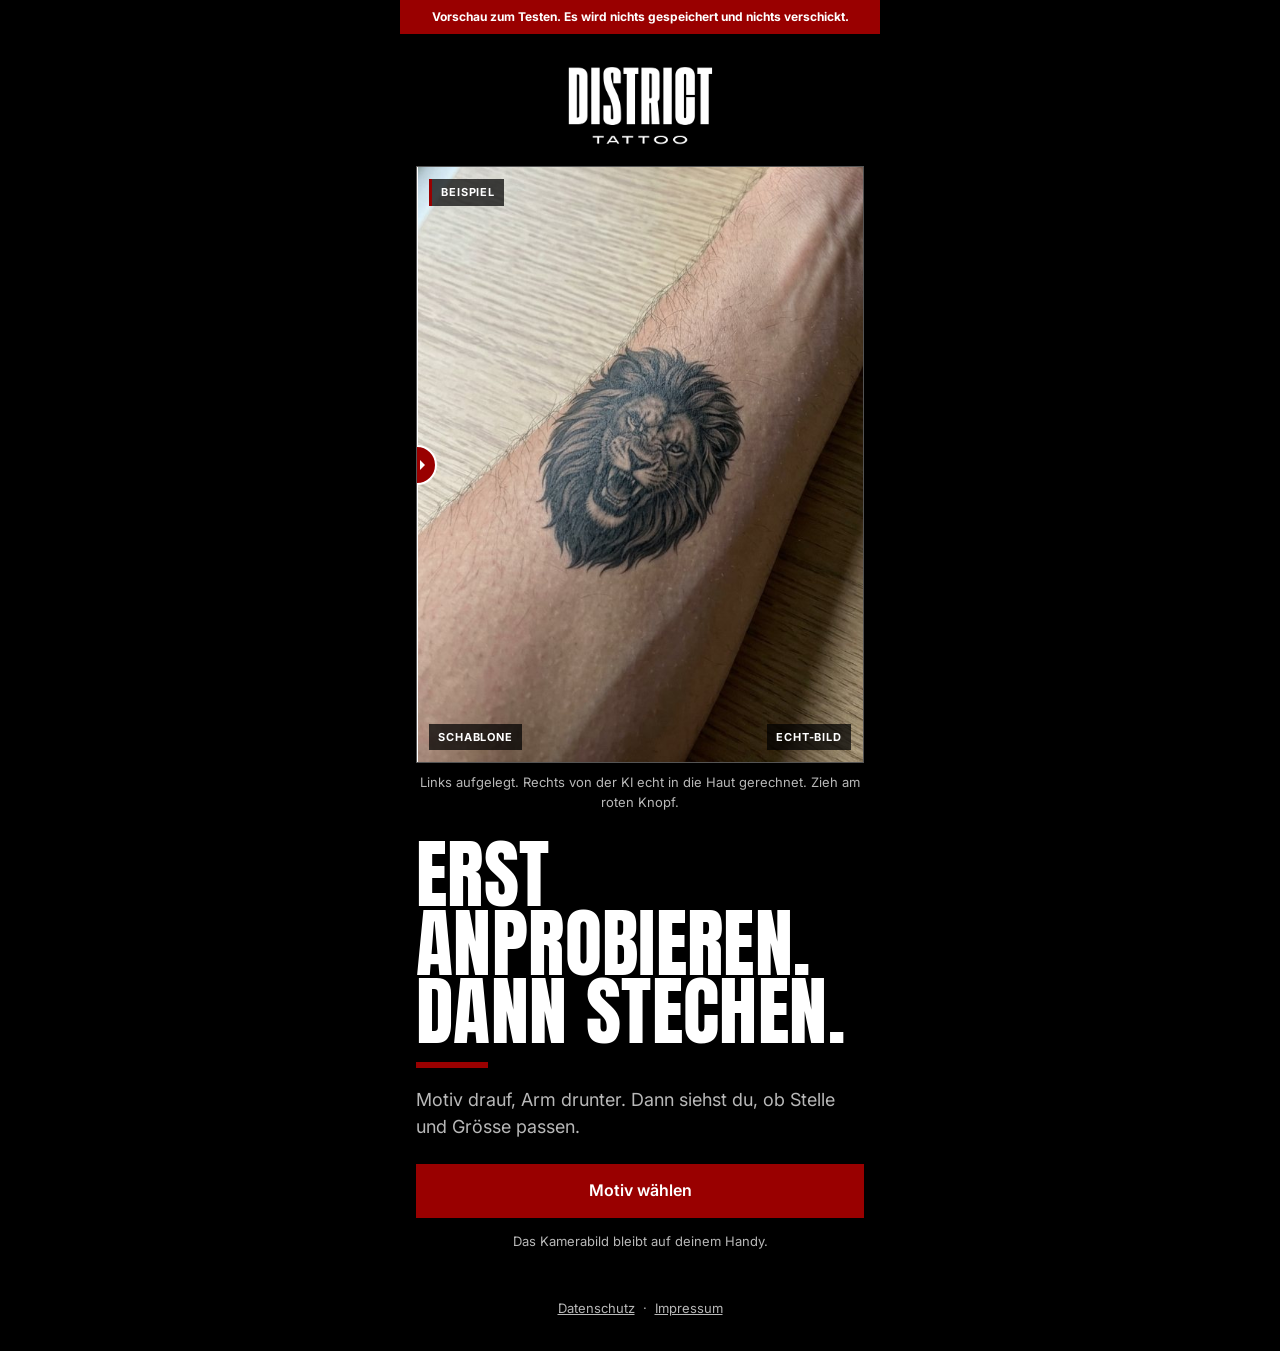
<file: index.html>
<!doctype html>
<html lang="de">
<head>
<meta charset="utf-8">
<meta name="viewport" content="width=device-width, initial-scale=1, viewport-fit=cover">
<title>Tattoo anprobieren | District Tattoo</title>
<meta name="description" content="Leg dein Motiv live auf den Arm. Dann siehst du, ob Stelle und Grösse passen.">
<meta name="theme-color" content="#000000">
<meta name="robots" content="noindex, nofollow">
<meta property="og:title" content="Tattoo anprobieren | District Tattoo">
<meta property="og:description" content="Leg dein Motiv live auf den Arm. Dann siehst du, ob Stelle und Grösse passen.">
<meta property="og:image" content="https://lupstudios.github.io/district-anprobe-preview/studio/beispiel_nachher.jpg">
<link rel="preconnect" href="https://fonts.googleapis.com">
<link rel="preconnect" href="https://fonts.gstatic.com" crossorigin>
<link rel="stylesheet" href="https://fonts.googleapis.com/css2?family=Anton&family=Inter:wght@400;600;700&display=swap">
<link rel="stylesheet" href="static/app.css">
</head>
<body class="">
<main class="app">

<div class="vorschau-band" role="note">Vorschau zum Testen. Es wird nichts gespeichert und nichts verschickt.</div>
<script id="konfig" type="application/json">{"kontakt": null, "motive": [{"bild": "studio/motive/rose.png", "klein": "studio/motive/rose_klein.png", "name": "rose", "stil": "Linie", "titel": "Rose"}, {"bild": "studio/motive/loewe.png", "klein": "studio/motive/loewe_klein.png", "name": "loewe", "stil": "Black \u0026 Grey", "titel": "Löwe"}, {"bild": "studio/motive/lettering.png", "klein": "studio/motive/lettering_klein.png", "name": "lettering", "stil": "Lettering", "titel": "Stay True"}, {"bild": "studio/motive/uhr.png", "klein": "studio/motive/uhr_klein.png", "name": "uhr", "stil": "Chicano", "titel": "Uhr und Rose"}, {"bild": "studio/motive/dolch.png", "klein": "studio/motive/dolch_klein.png", "name": "dolch", "stil": "Linie und Punkte", "titel": "Dolch"}, {"bild": "studio/motive/schwalbe.png", "klein": "studio/motive/schwalbe_klein.png", "name": "schwalbe", "stil": "Fine Line", "titel": "Schwalbe"}], "platzhalter": true, "testmodus": true, "texte": {"abgemeldet_geraet": "Erledigt. Dieses Handy kennt dich nicht mehr.", "anfrage_kleingedruckt": "Keine Live-Buchung. Thiago meldet sich persönlich.", "anfrage_text": "Drei Angaben. Dann weiss Thiago, worum\u0027s geht.", "anfrage_titel": "Ab zu Thiago.", "anprobe_hilfe": "Ein Finger schiebt. Zwei Finger drehen und ziehen.", "beispiel_label": "Beispiel", "beispiel_nachher": "Echt-Bild", "beispiel_text": "Links aufgelegt. Rechts von der KI echt in die Haut gerechnet. Zieh am roten Knopf.", "beispiel_vorher": "Schablone", "beschreibung": "Leg dein Motiv live auf den Arm. Dann siehst du, ob Stelle und Grösse passen.", "bestaetigen_hinweis": "Check kurz deine Mails und bestätig die Adresse.", "bitte_waehlen": "Bitte wählen", "check_18": "Ich bin 18 oder älter.", "check_einwilligung": "Ja, District Tattoo darf mir ein paar Mails schicken: mein Bild, wie ein Termin abläuft und höchstens ein paar Aktionen im Jahr. Und Thiago darf mir einmal per WhatsApp schreiben. Abmelden geht jederzeit mit einem Klick.", "danke_text": "Thiago meldet sich persönlich.", "danke_titel": "Ist bei Thiago.", "datenschutz_link": "Was mit deinen Daten passiert", "ergebnis_hinweis": "Vorschau. Thiago zeichnet dein Motiv neu. Und sagt dir, was geht.", "ergebnis_titel": "So sieht\u0027s aus.", "fallback_hinweis": "Das Echt-Bild klappt gerade nicht. Deine Vorschau geht trotzdem an Thiago.", "fehler_allgemein": "Da ist was schiefgelaufen. Versuch\u0027s nochmal.", "fehler_bild": "Das Bild konnte ich nicht lesen. Nimm ein anderes.", "fehler_bild_weg": "Dieses Bild gibt\u0027s nicht mehr. Mach einfach ein neues.", "fehler_checks": "Beide Häkchen braucht\u0027s.", "fehler_email": "Die Mail-Adresse stimmt so nicht.", "fehler_felder": "Da fehlt noch was.", "fehler_limit_ip": "Gerade zu viele Versuche von hier. Probier\u0027s in einer Stunde nochmal.", "fehler_limit_tag": "Für heute ist Schluss mit Echt-Bildern. Morgen geht\u0027s weiter.", "fehler_limit_unbestaetigt": "Drei Echt-Bilder sind durch. Bestätig kurz deine Mail-Adresse, dann geht\u0027s weiter.", "fehler_netz": "Keine Verbindung. Versuch\u0027s nochmal.", "fehler_telefon": "Die Nummer stimmt so nicht. Beispiel: 079 123 45 67", "feld_email": "E-Mail", "feld_groesse": "Ungefähre Grösse", "feld_nachricht": "Noch was? (freiwillig)", "feld_name": "Name", "feld_stelle": "Körperstelle", "feld_telefon": "Handynummer", "feld_telefon_hilfe": "Für Thiagos Antwort per WhatsApp.", "feld_vorname": "Vorname", "feld_zeitraum": "Wann ungefähr?", "formular_text": "Die KI rechnet dein Motiv echt in die Haut. Dauert etwa 15 Sekunden.", "formular_titel": "Dein Echt-Bild gegen deinen Kontakt.", "fuss_datenschutz": "Datenschutz", "fuss_impressum": "Impressum", "groessen": ["Klein, bis 5 cm", "Mittel, 5 bis 15 cm", "Gross, 15 bis 30 cm", "Sehr gross, z. B. Sleeve oder Rücken", "Weiss noch nicht"], "inapp_hinweis": "Tipp: In Instagram und TikTok klemmt die Kamera oft. Oben rechts auf ⋯ tippen und «Im Browser öffnen» wählen.", "kamera_fehler_text": "Kein Problem. Mach ein Foto von deinem Arm.", "kamera_fehler_titel": "Die Kamera will hier nicht.", "kamera_laedt": "Kamera startet …", "knopf_anderes_motiv": "Anderes Motiv", "knopf_anfrage": "Anfrage senden", "knopf_anhalten": "Bild anhalten", "knopf_echt": "So sieht\u0027s echt aus", "knopf_formular": "Echt-Bild zeigen", "knopf_foto_machen": "Foto machen", "knopf_foto_statt": "Foto statt Kamera", "knopf_galerie": "Foto aus der Galerie", "knopf_im_browser": "Im Browser öffnen", "knopf_live": "Wieder live", "knopf_neu_platzieren": "Anders platzieren", "knopf_neues_foto": "Neues Foto", "knopf_nochmal": "Noch ein Motiv probieren", "knopf_senden": "An Thiago senden", "knopf_speichern": "Bild speichern", "knopf_whatsapp": "Schneller geht\u0027s per WhatsApp", "laden_text": "Wird gerechnet. Etwa 15 Sekunden.", "motiv_eigenes": "Eigene Idee", "motiv_eigenes_text": "Foto oder Screenshot. Am besten auf weissem Grund.", "motiv_hinweis": "Stilprobe. Dein Motiv zeichnet Thiago für dich.", "motiv_platzhalter": "Platzhalter. Hier kommen Thiagos Stilproben hin.", "motiv_titel": "Welches Motiv?", "nicht_du": "Nicht {vorname}?", "regler_drehen": "Drehen", "regler_groesse": "Grösse", "schliessen": "Schliessen", "seite_abgemeldet_text": "Du bekommst keine Mails mehr von uns.", "seite_abgemeldet_titel": "Abgemeldet.", "seite_abmelden_knopf": "Ja, abmelden", "seite_abmelden_text": "Dann kommen keine Mails mehr von District Tattoo.", "seite_abmelden_titel": "Abmelden?", "seite_bestaetigt_text": "Dein Bild kommt gleich per Mail.", "seite_bestaetigt_titel": "Bestätigt.", "seite_link_ungueltig_text": "Vielleicht schon benutzt oder falsch kopiert.", "seite_link_ungueltig_titel": "Der Link passt nicht.", "seite_zur_anprobe": "Zur Anprobe", "seitentitel": "Tattoo anprobieren | District Tattoo", "start_hinweis": "Das Kamerabild bleibt auf deinem Handy.", "start_knopf": "Motiv wählen", "start_text": "Motiv drauf, Arm drunter. Dann siehst du, ob Stelle und Grösse passen.", "start_titel_1": "Erst anprobieren.", "start_titel_2": "Dann stechen.", "stellen": ["Unterarm innen", "Unterarm aussen", "Oberarm", "Schulter", "Brust", "Rücken", "Bein", "Wade", "Andere Stelle"], "testmodus_hinweis": "Testmodus: Hier kommt später das Echt-Bild der KI.", "umschalter_echt": "Echt-Bild", "umschalter_schablone": "Schablone", "vorschau_band": "Vorschau zum Testen. Es wird nichts gespeichert und nichts verschickt.", "vorschau_echtbild": "Vorschau: Das Echt-Bild rechnet später die KI. Hier siehst du, was sie bekommt.", "vorschau_whatsapp": "Vorschau: Hier öffnet sich später WhatsApp mit Thiago, der Text ist schon drin.", "whatsapp_text": "Hoi Thiago. Ich bin {vorname} und hab grad die Anprobe gemacht. Stelle: {koerperstelle}. Grösse: {groesse}. Mein Bild: {bild_link}", "zeitraeume": ["So bald wie möglich", "In 1 bis 2 Monaten", "Später", "Weiss noch nicht"], "zurueck": "Zurück"}, "vorschau": true, "whatsapp": "+41764142145"}</script>


<section class="schritt aktiv" data-schritt="start" aria-labelledby="start-titel">
  <header class="kopf">
    <img class="logo" src="studio/logo_weiss.png" alt="District Tattoo" width="180" height="96">
  </header>

  <figure class="vergleich" id="vergleich">
    <img class="vergleich-bild" src="studio/beispiel_vorher.jpg" alt="Schablone" width="600" height="800">
    <img class="vergleich-bild vergleich-nachher" src="studio/beispiel_nachher.jpg" alt="Echt-Bild" width="600" height="800">
    <div class="vergleich-linie" aria-hidden="true"><span class="vergleich-griff"></span></div>
    <span class="chip chip-oben">Beispiel</span>
    <span class="chip chip-links">Schablone</span>
    <span class="chip chip-rechts">Echt-Bild</span>
    <input class="vergleich-regler" type="range" min="0" max="100" value="50"
           aria-label="Schablone und Echt-Bild vergleichen">
  </figure>
  <p class="vergleich-text">Links aufgelegt. Rechts von der KI echt in die Haut gerechnet. Zieh am roten Knopf.</p>

  <h1 id="start-titel" class="titel-gross">
    <span class="zeile">Erst anprobieren.</span>
    <span class="zeile zeile-akzent">Dann stechen.</span>
  </h1>
  <p class="lead auftritt">Motiv drauf, Arm drunter. Dann siehst du, ob Stelle und Grösse passen.</p>
  <button class="knopf knopf-haupt knopf-breit auftritt" data-geh="motiv">Motiv wählen</button>
  <p class="klein zentriert auftritt">Das Kamerabild bleibt auf deinem Handy.</p>
</section>


<section class="schritt" data-schritt="motiv" aria-labelledby="motiv-titel">
  <div class="leiste"><button class="knopf-text" data-geh="start">← Zurück</button></div>
  <h2 id="motiv-titel" class="titel">Welches Motiv?</h2>
  <div class="motiv-raster">
    <label class="motiv-kachel motiv-eigen">
      <input type="file" accept="image/*" id="motiv-datei" class="unsichtbar">
      <span class="motiv-plus" aria-hidden="true"></span>
      <strong>Eigene Idee</strong>
      <span>Foto oder Screenshot. Am besten auf weissem Grund.</span>
    </label>
    
    <button class="motiv-kachel" data-motiv="0" type="button">
      <span class="motiv-papier"><img src="studio/motive/rose_klein.png" alt="" loading="lazy"></span>
      <strong>Rose</strong>
      <span>Linie</span>
    </button>
    
    <button class="motiv-kachel" data-motiv="1" type="button">
      <span class="motiv-papier"><img src="studio/motive/loewe_klein.png" alt="" loading="lazy"></span>
      <strong>Löwe</strong>
      <span>Black &amp; Grey</span>
    </button>
    
    <button class="motiv-kachel" data-motiv="2" type="button">
      <span class="motiv-papier"><img src="studio/motive/lettering_klein.png" alt="" loading="lazy"></span>
      <strong>Stay True</strong>
      <span>Lettering</span>
    </button>
    
    <button class="motiv-kachel" data-motiv="3" type="button">
      <span class="motiv-papier"><img src="studio/motive/uhr_klein.png" alt="" loading="lazy"></span>
      <strong>Uhr und Rose</strong>
      <span>Chicano</span>
    </button>
    
    <button class="motiv-kachel" data-motiv="4" type="button">
      <span class="motiv-papier"><img src="studio/motive/dolch_klein.png" alt="" loading="lazy"></span>
      <strong>Dolch</strong>
      <span>Linie und Punkte</span>
    </button>
    
    <button class="motiv-kachel" data-motiv="5" type="button">
      <span class="motiv-papier"><img src="studio/motive/schwalbe_klein.png" alt="" loading="lazy"></span>
      <strong>Schwalbe</strong>
      <span>Fine Line</span>
    </button>
    
  </div>
  <p class="hinweis">Stilprobe. Dein Motiv zeichnet Thiago für dich.</p>
  <p class="hinweis hinweis-platzhalter">Platzhalter. Hier kommen Thiagos Stilproben hin.</p>
</section>


<section class="schritt" data-schritt="anprobe" aria-label="So sieht&#39;s echt aus">
  <div class="leiste">
    <button class="knopf-text" data-geh="motiv">← Zurück</button>
    <button class="knopf-text" id="knopf-foto-statt" type="button">Foto statt Kamera</button>
  </div>

  <div class="buehne" id="buehne">
    <video id="video" playsinline muted autoplay></video>
    <canvas id="leinwand"></canvas>
    <div class="buehne-meldung" id="kamera-laedt" hidden>Kamera startet …</div>
    <div class="buehne-meldung buehne-fehler" id="kamera-fehler" hidden>
      <strong>Die Kamera will hier nicht.</strong>
      <p>Kein Problem. Mach ein Foto von deinem Arm.</p>
      <button class="knopf knopf-haupt knopf-breit" data-foto="kamera" type="button">Foto machen</button>
      <button class="knopf knopf-zweit knopf-breit" data-foto="galerie" type="button">Foto aus der Galerie</button>
      <p class="klein" id="inapp-hinweis" hidden>Tipp: In Instagram und TikTok klemmt die Kamera oft. Oben rechts auf ⋯ tippen und «Im Browser öffnen» wählen.</p>
      <a class="knopf knopf-zweit knopf-breit" id="knopf-im-browser" hidden>Im Browser öffnen</a>
    </div>
    <div class="buehne-laden" id="laden" hidden>
      <span class="scan" aria-hidden="true"></span>
      <p role="status">Wird gerechnet. Etwa 15 Sekunden.</p>
    </div>
  </div>

  <p class="hilfe">Ein Finger schiebt. Zwei Finger drehen und ziehen.</p>
  <div class="regler">
    <label><span>Grösse</span><input type="range" id="regler-groesse" min="8" max="160" value="45"></label>
    <label><span>Drehen</span><input type="range" id="regler-drehen" min="-180" max="180" value="0"></label>
  </div>
  <div class="aktionen">
    <button class="knopf knopf-zweit" id="knopf-anhalten" type="button" disabled>Bild anhalten</button>
    <button class="knopf knopf-haupt" id="knopf-echt" type="button" disabled>So sieht&#39;s echt aus</button>
  </div>

  <input type="file" accept="image/*" capture="environment" id="foto-kamera" class="unsichtbar">
  <input type="file" accept="image/*" id="foto-galerie" class="unsichtbar">
</section>


<section class="schritt" data-schritt="ergebnis" aria-labelledby="ergebnis-titel">
  <h2 id="ergebnis-titel" class="titel">So sieht&#39;s aus.</h2>
  <div class="ergebnis-rahmen">
    <img id="ergebnis-bild" alt="Echt-Bild" width="960" height="1280">
    <div class="umschalter" role="group">
      <button class="aktiv" data-ansicht="echt" type="button">Echt-Bild</button>
      <button data-ansicht="schablone" type="button">Schablone</button>
    </div>
  </div>
  <p class="meldung" id="ergebnis-meldung" hidden></p>
  <p class="hinweis">Vorschau. Thiago zeichnet dein Motiv neu. Und sagt dir, was geht.</p>
  <div class="aktionen-spalte">
    <button class="knopf knopf-haupt knopf-breit" data-geh="anfrage" type="button">An Thiago senden</button>
    <a class="knopf knopf-zweit knopf-breit" id="knopf-speichern" download="anprobe.jpg">Bild speichern</a>
    <div class="aktionen">
      <button class="knopf knopf-zweit" id="knopf-neu-platzieren" type="button">Anders platzieren</button>
      <button class="knopf knopf-zweit" data-geh="motiv" type="button">Anderes Motiv</button>
    </div>
  </div>
  <p class="klein" id="bestaetigen-hinweis" hidden>Check kurz deine Mails und bestätig die Adresse.</p>
  <p class="klein"><button class="knopf-text knopf-klein" id="knopf-nicht-du" type="button" hidden></button></p>
</section>


<section class="schritt" data-schritt="anfrage" aria-labelledby="anfrage-titel">
  <div class="leiste"><button class="knopf-text" data-geh="ergebnis">← Zurück</button></div>
  <h2 id="anfrage-titel" class="titel">Ab zu Thiago.</h2>
  <p class="lead">Drei Angaben. Dann weiss Thiago, worum&#39;s geht.</p>
  <form id="anfrage" novalidate>
    <img class="anfrage-vorschau" id="anfrage-vorschau" alt="" width="96" height="128">
    <label class="feld"><span>Körperstelle</span>
      <select name="koerperstelle" required><option value="">Bitte wählen</option><option>Unterarm innen</option><option>Unterarm aussen</option><option>Oberarm</option><option>Schulter</option><option>Brust</option><option>Rücken</option><option>Bein</option><option>Wade</option><option>Andere Stelle</option></select>
    </label>
    <label class="feld"><span>Ungefähre Grösse</span>
      <select name="groesse" required><option value="">Bitte wählen</option><option>Klein, bis 5 cm</option><option>Mittel, 5 bis 15 cm</option><option>Gross, 15 bis 30 cm</option><option>Sehr gross, z. B. Sleeve oder Rücken</option><option>Weiss noch nicht</option></select>
    </label>
    <label class="feld"><span>Wann ungefähr?</span>
      <select name="zeitraum" required><option value="">Bitte wählen</option><option>So bald wie möglich</option><option>In 1 bis 2 Monaten</option><option>Später</option><option>Weiss noch nicht</option></select>
    </label>
    <label class="feld"><span>Noch was? (freiwillig)</span><textarea name="nachricht" rows="3" maxlength="1000"></textarea></label>
    <p class="formular-fehler" id="anfrage-fehler" role="alert" hidden></p>
    <button class="knopf knopf-haupt knopf-breit" type="submit">Anfrage senden</button>
    <p class="klein">Keine Live-Buchung. Thiago meldet sich persönlich.</p>
  </form>
</section>


<section class="schritt" data-schritt="danke" aria-labelledby="danke-titel">
  <h2 id="danke-titel" class="titel-gross titel-danke"><span class="zeile zeile-akzent">Ist bei Thiago.</span></h2>
  <p class="lead">Thiago meldet sich persönlich.</p>
  <div class="aktionen-spalte">
    <a class="knopf knopf-haupt knopf-breit" id="knopf-whatsapp" target="_blank" rel="noopener">Schneller geht&#39;s per WhatsApp</a>
    <button class="knopf knopf-zweit knopf-breit" data-geh="motiv" type="button">Noch ein Motiv probieren</button>
  </div>
</section>


<div class="blatt-hintergrund" id="formular-blatt" hidden>
  <form class="blatt" id="formular" novalidate aria-labelledby="formular-titel">
    <button type="button" class="blatt-zu" data-zu aria-label="Schliessen">×</button>
    <h2 id="formular-titel" class="titel">Dein Echt-Bild gegen deinen Kontakt.</h2>
    <div class="formular-kopf">
      <img id="formular-vorschau" alt="" width="72" height="96">
      <p>Die KI rechnet dein Motiv echt in die Haut. Dauert etwa 15 Sekunden.</p>
    </div>
    <div class="feld-paar">
      <label class="feld"><span>Vorname</span><input name="vorname" autocomplete="given-name" required maxlength="60"></label>
      <label class="feld"><span>Name</span><input name="name" autocomplete="family-name" required maxlength="60"></label>
    </div>
    <label class="feld"><span>E-Mail</span><input name="email" type="email" autocomplete="email" inputmode="email" required maxlength="254"></label>
    <label class="feld"><span>Handynummer</span><input name="telefon" type="tel" autocomplete="tel" inputmode="tel" required maxlength="25"><small>Für Thiagos Antwort per WhatsApp.</small></label>
    <label class="haekchen"><input type="checkbox" name="ist_18" required><span>Ich bin 18 oder älter.</span></label>
    <label class="haekchen"><input type="checkbox" name="einwilligung" required><span>Ja, District Tattoo darf mir ein paar Mails schicken: mein Bild, wie ein Termin abläuft und höchstens ein paar Aktionen im Jahr. Und Thiago darf mir einmal per WhatsApp schreiben. Abmelden geht jederzeit mit einem Klick.</span></label>
    <p class="formular-fehler" id="formular-fehler" role="alert" hidden></p>
    <button class="knopf knopf-haupt knopf-breit" type="submit">Echt-Bild zeigen</button>
    <p class="klein zentriert"><a href="datenschutz.html" target="_blank" rel="noopener">Was mit deinen Daten passiert</a></p>
  </form>
</div>

<div class="toast" id="toast" role="status" aria-live="polite" hidden></div>

</main>
<footer class="fuss">
  <a href="datenschutz.html">Datenschutz</a>
  <span aria-hidden="true">·</span>
  <a href="datenschutz.html#impressum">Impressum</a>
</footer>
<script src="static/app.js" defer></script>
</body>
</html>
</file>
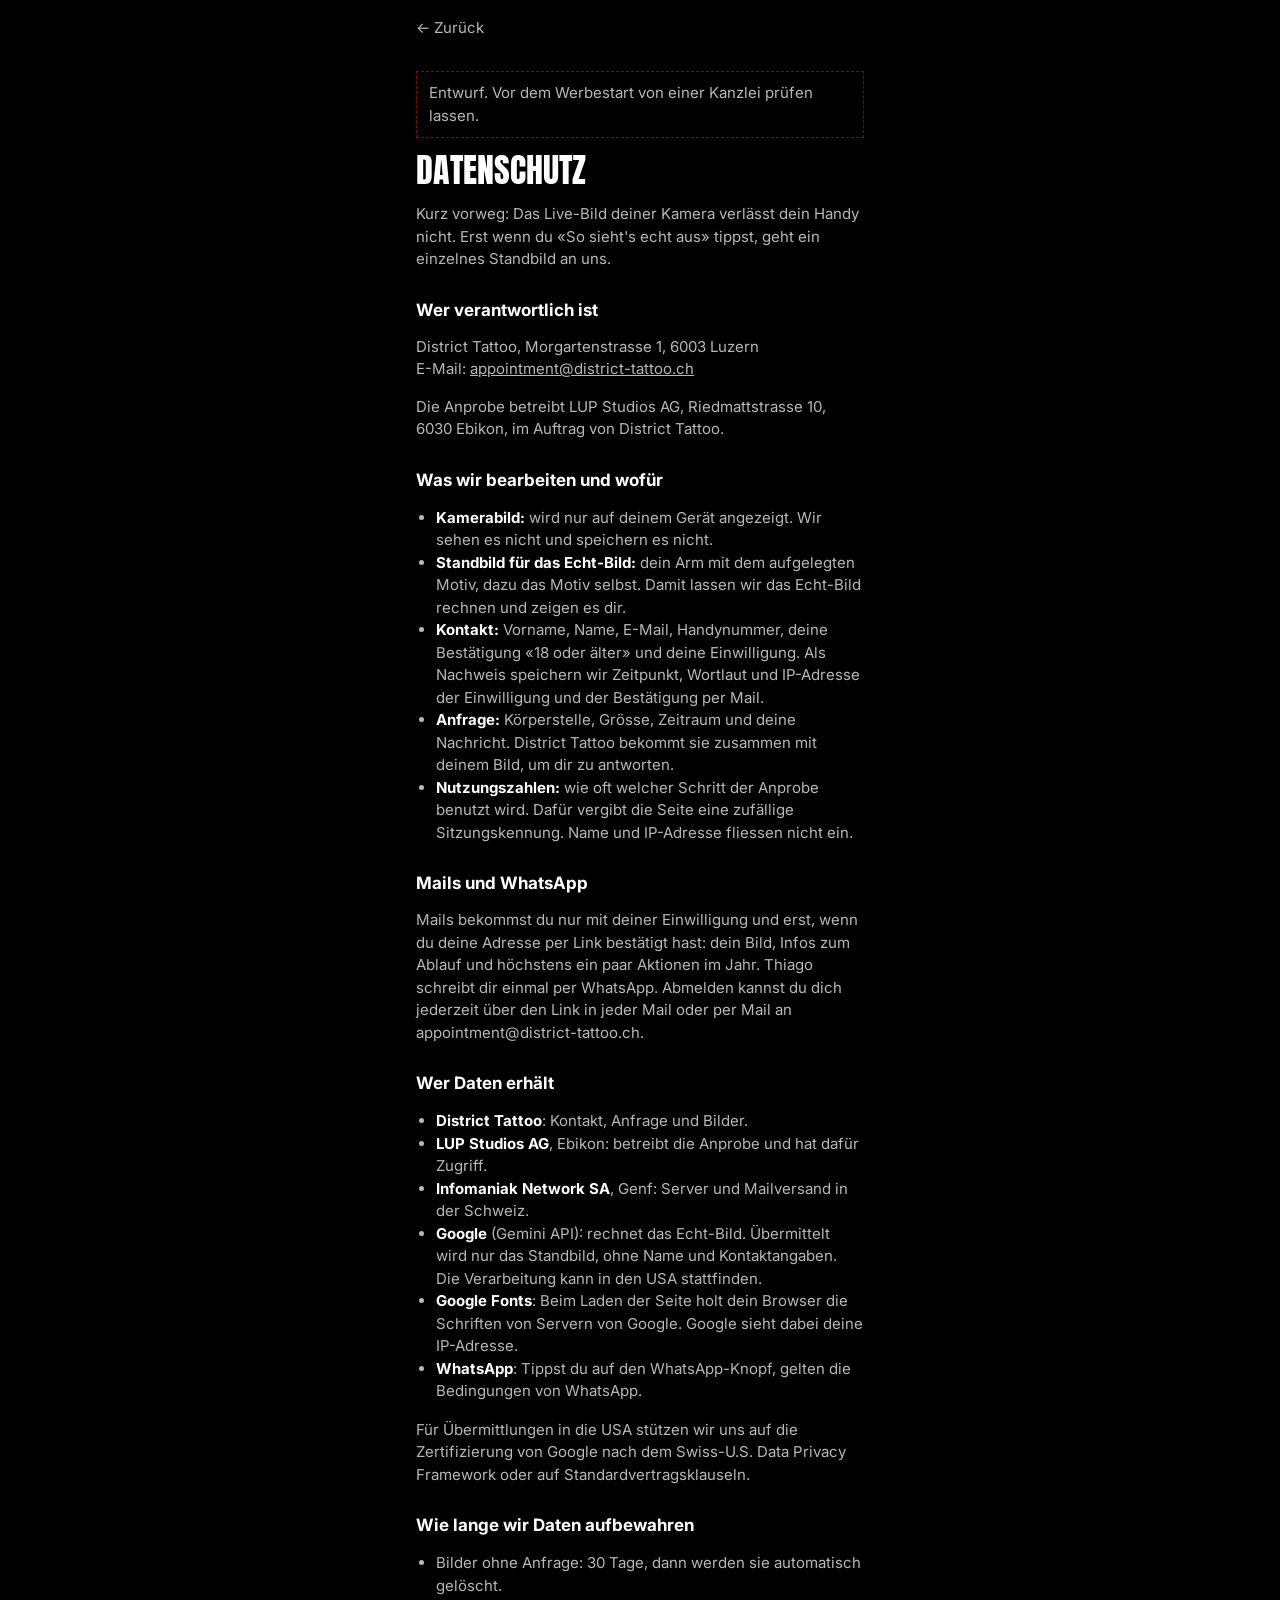
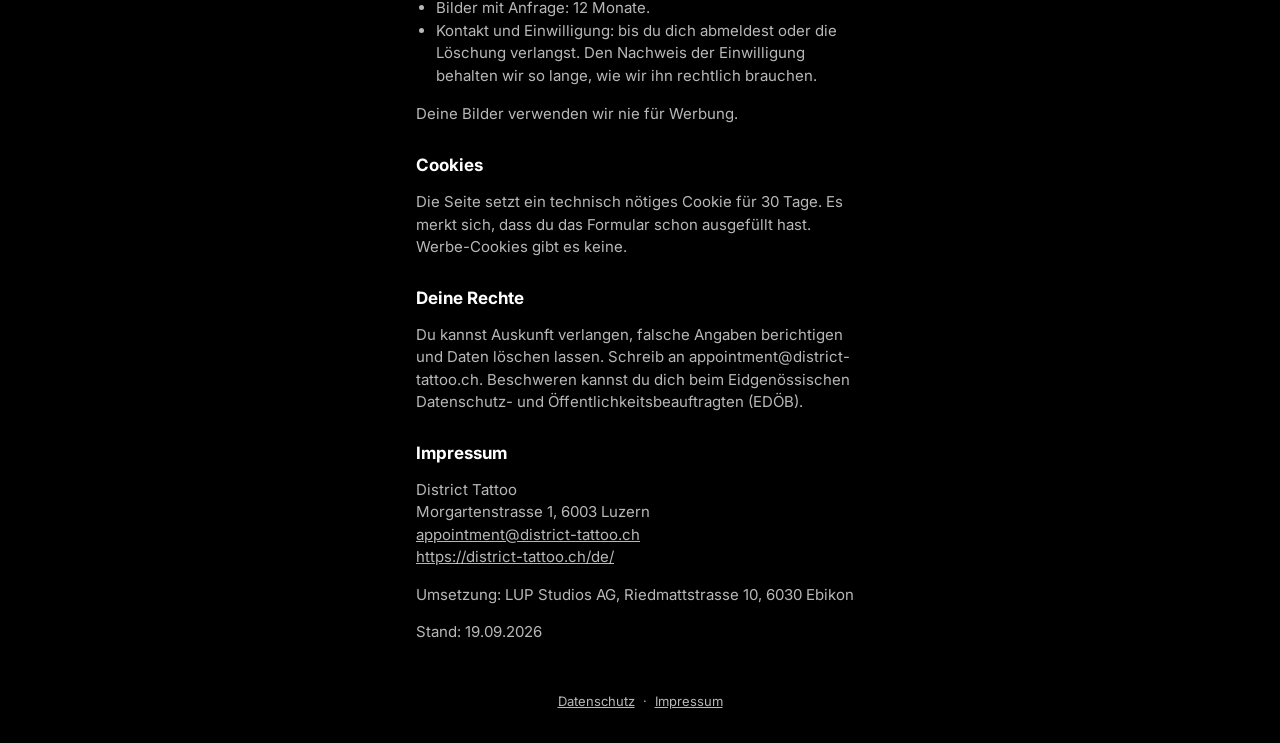
<file: datenschutz.html>
<!doctype html>
<html lang="de">
<head>
<meta charset="utf-8">
<meta name="viewport" content="width=device-width, initial-scale=1, viewport-fit=cover">
<title>Datenschutz | District Tattoo</title>
<meta name="description" content="Leg dein Motiv live auf den Arm. Dann siehst du, ob Stelle und Grösse passen.">
<meta name="theme-color" content="#000000">
<meta name="robots" content="noindex, nofollow">
<meta property="og:title" content="Tattoo anprobieren | District Tattoo">
<meta property="og:description" content="Leg dein Motiv live auf den Arm. Dann siehst du, ob Stelle und Grösse passen.">
<meta property="og:image" content="https://lupstudios.github.io/district-anprobe-preview/studio/beispiel_nachher.jpg">
<link rel="preconnect" href="https://fonts.googleapis.com">
<link rel="preconnect" href="https://fonts.gstatic.com" crossorigin>
<link rel="stylesheet" href="https://fonts.googleapis.com/css2?family=Anton&family=Inter:wght@400;600;700&display=swap">
<link rel="stylesheet" href="static/app.css">
</head>
<body class="">
<main class="app">

<article class="schritt aktiv rechtstext">
  <div class="leiste"><a class="knopf-text" href="./">← Zurück</a></div>
  
  <p class="entwurf">Entwurf. Vor dem Werbestart von einer Kanzlei prüfen lassen.</p>
  

  <h1 class="titel">Datenschutz</h1>
  <p>Kurz vorweg: Das Live-Bild deiner Kamera verlässt dein Handy nicht. Erst wenn du «So sieht&#39;s echt aus» tippst, geht ein einzelnes Standbild an uns.</p>

  <h2>Wer verantwortlich ist</h2>
  <p>District Tattoo, Morgartenstrasse 1, 6003 Luzern<br>E-Mail: <a href="mailto:appointment@district-tattoo.ch">appointment@district-tattoo.ch</a></p>
  <p>Die Anprobe betreibt LUP Studios AG, Riedmattstrasse 10, 6030 Ebikon, im Auftrag von District Tattoo.</p>

  <h2>Was wir bearbeiten und wofür</h2>
  <ul>
    <li><strong>Kamerabild:</strong> wird nur auf deinem Gerät angezeigt. Wir sehen es nicht und speichern es nicht.</li>
    <li><strong>Standbild für das Echt-Bild:</strong> dein Arm mit dem aufgelegten Motiv, dazu das Motiv selbst. Damit lassen wir das Echt-Bild rechnen und zeigen es dir.</li>
    <li><strong>Kontakt:</strong> Vorname, Name, E-Mail, Handynummer, deine Bestätigung «18 oder älter» und deine Einwilligung. Als Nachweis speichern wir Zeitpunkt, Wortlaut und IP-Adresse der Einwilligung und der Bestätigung per Mail.</li>
    <li><strong>Anfrage:</strong> Körperstelle, Grösse, Zeitraum und deine Nachricht. District Tattoo bekommt sie zusammen mit deinem Bild, um dir zu antworten.</li>
    <li><strong>Nutzungszahlen:</strong> wie oft welcher Schritt der Anprobe benutzt wird. Dafür vergibt die Seite eine zufällige Sitzungskennung. Name und IP-Adresse fliessen nicht ein.</li>
  </ul>

  <h2>Mails und WhatsApp</h2>
  <p>Mails bekommst du nur mit deiner Einwilligung und erst, wenn du deine Adresse per Link bestätigt hast: dein Bild, Infos zum Ablauf und höchstens ein paar Aktionen im Jahr. Thiago schreibt dir einmal per WhatsApp. Abmelden kannst du dich jederzeit über den Link in jeder Mail oder per Mail an appointment@district-tattoo.ch.</p>

  <h2>Wer Daten erhält</h2>
  <ul>
    <li><strong>District Tattoo</strong>: Kontakt, Anfrage und Bilder.</li>
    <li><strong>LUP Studios AG</strong>, Ebikon: betreibt die Anprobe und hat dafür Zugriff.</li>
    <li><strong>Infomaniak Network SA</strong>, Genf: Server und Mailversand in der Schweiz.</li>
    <li><strong>Google</strong> (Gemini API): rechnet das Echt-Bild. Übermittelt wird nur das Standbild, ohne Name und Kontaktangaben. Die Verarbeitung kann in den USA stattfinden.</li>
    <li><strong>Google Fonts</strong>: Beim Laden der Seite holt dein Browser die Schriften von Servern von Google. Google sieht dabei deine IP-Adresse.</li>
    <li><strong>WhatsApp</strong>: Tippst du auf den WhatsApp-Knopf, gelten die Bedingungen von WhatsApp.</li>
  </ul>
  <p>Für Übermittlungen in die USA stützen wir uns auf die Zertifizierung von Google nach dem Swiss-U.S. Data Privacy Framework oder auf Standardvertragsklauseln.</p>

  <h2>Wie lange wir Daten aufbewahren</h2>
  <ul>
    <li>Bilder ohne Anfrage: 30 Tage, dann werden sie automatisch gelöscht.</li>
    <li>Bilder mit Anfrage: 12 Monate.</li>
    <li>Kontakt und Einwilligung: bis du dich abmeldest oder die Löschung verlangst. Den Nachweis der Einwilligung behalten wir so lange, wie wir ihn rechtlich brauchen.</li>
  </ul>
  <p>Deine Bilder verwenden wir nie für Werbung.</p>

  <h2>Cookies</h2>
  <p>Die Seite setzt ein technisch nötiges Cookie für 30 Tage. Es merkt sich, dass du das Formular schon ausgefüllt hast. Werbe-Cookies gibt es keine.</p>

  <h2>Deine Rechte</h2>
  <p>Du kannst Auskunft verlangen, falsche Angaben berichtigen und Daten löschen lassen. Schreib an appointment@district-tattoo.ch. Beschweren kannst du dich beim Eidgenössischen Datenschutz- und Öffentlichkeitsbeauftragten (EDÖB).</p>

  <h2 id="impressum">Impressum</h2>
  <p>District Tattoo<br>Morgartenstrasse 1, 6003 Luzern<br><a href="mailto:appointment@district-tattoo.ch">appointment@district-tattoo.ch</a><br><a href="https://district-tattoo.ch/de/">https://district-tattoo.ch/de/</a></p>
  <p>Umsetzung: LUP Studios AG, Riedmattstrasse 10, 6030 Ebikon</p>

  <p class="klein">Stand: 19.09.2026</p>
</article>

</main>
<footer class="fuss">
  <a href="datenschutz.html">Datenschutz</a>
  <span aria-hidden="true">·</span>
  <a href="datenschutz.html#impressum">Impressum</a>
</footer>

</body>
</html>
</file>
<file: static/app.css>
/* Tattoo-Anprobe · District-Look: Schwarz und Grau tragen, Rot ist nur Akzent. */
:root {
  --schwarz: #000000;
  --rot: #990000;
  --grau: #545454;
  --weiss: #ffffff;
  --text-2: rgba(255, 255, 255, .72);
  --flaeche: #0e0e0e;
  --titel: "Anton", "Impact", "Arial Narrow", sans-serif;
  --schrift: "Inter", system-ui, -apple-system, "Segoe UI", Roboto, sans-serif;
  --weich: cubic-bezier(.2, .7, .2, 1);
  color-scheme: dark;
}

@property --teilung { syntax: "<percentage>"; inherits: true; initial-value: 50%; }

*, *::before, *::after { box-sizing: border-box; }
[hidden] { display: none !important; }
html { -webkit-text-size-adjust: 100%; }
body {
  margin: 0;
  background: var(--schwarz);
  color: var(--weiss);
  font: 400 16px/1.5 var(--schrift);
  -webkit-font-smoothing: antialiased;
}
img { max-width: 100%; display: block; }
a { color: inherit; }
button, input, select, textarea { font: inherit; color: inherit; }
:focus-visible { outline: 2px solid var(--weiss); outline-offset: 3px; }

.app { max-width: 480px; margin: 0 auto; padding: 0 16px 24px; padding-top: env(safe-area-inset-top); }
body.breit .app { max-width: 1100px; }
.unsichtbar { position: absolute; width: 1px; height: 1px; opacity: 0; pointer-events: none; }

.vorschau-band {
  position: sticky; top: 0; z-index: 25; margin: 0 -16px; padding: 8px 16px;
  background: var(--rot); color: var(--weiss); font-size: 12px; font-weight: 700; text-align: center;
}

/* ------------------------------------------------------------ Schritte */
.schritt { display: none; }
.schritt.aktiv { display: block; animation: rein .35s var(--weich) both; }
@keyframes rein { from { opacity: 0; transform: translateY(8px); } to { opacity: 1; transform: none; } }

.kopf { display: flex; justify-content: center; padding: 20px 0 16px; }
/* Die Logo-Datei ist quadratisch mit viel leerem Rand. Nur der Ausschnitt wird kleiner, das Logo nie verändert. */
.logo { width: 180px; height: 96px; object-fit: cover; }

.leiste { display: flex; justify-content: space-between; align-items: center; min-height: 56px; }

/* ------------------------------------------------------------ Typografie */
.titel-gross {
  font: 400 clamp(46px, 14.5vw, 76px)/.9 var(--titel);
  text-transform: uppercase;
  letter-spacing: .005em;
  margin: 28px 0 18px;
}
.titel-gross .zeile { display: block; animation: hoch .8s var(--weich) both; }
.titel-gross .zeile + .zeile { animation-delay: .12s; }
.zeile-akzent::after {
  content: "";
  display: block;
  width: 72px;
  height: 6px;
  margin-top: 16px;
  background: var(--rot);
  transform-origin: left;
  animation: strich .6s .55s var(--weich) both;
}
@keyframes hoch { from { opacity: 0; transform: translateY(28px); } to { opacity: 1; transform: none; } }
@keyframes strich { from { transform: scaleX(0); } to { transform: scaleX(1); } }
.auftritt { animation: hoch .7s var(--weich) both; }
.lead.auftritt { animation-delay: .3s; }
.knopf.auftritt { animation-delay: .42s; }
.klein.auftritt { animation-delay: .5s; }

.titel { font: 400 34px/1 var(--titel); text-transform: uppercase; margin: 8px 0 16px; }
.lead { font-size: 18px; color: var(--text-2); margin: 0 0 24px; }
.hinweis { color: var(--text-2); font-size: 14px; margin: 16px 0 0; }
.hinweis-platzhalter { color: var(--weiss); border-left: 3px solid var(--rot); padding-left: 10px; }
.klein { font-size: 13px; color: var(--text-2); margin: 14px 0 0; }
.zentriert { text-align: center; }
.hilfe { font-size: 13px; color: var(--text-2); text-align: center; margin: 10px 0 6px; }

/* ------------------------------------------------------------ Knöpfe */
.knopf {
  display: inline-flex; align-items: center; justify-content: center;
  min-height: 54px; padding: 14px 20px;
  border: 1px solid transparent; border-radius: 0;
  font-weight: 600; font-size: 16px; line-height: 1.2; text-align: center; text-decoration: none;
  cursor: pointer;
  transition: transform .12s ease, background-color .2s ease, border-color .2s ease;
  -webkit-tap-highlight-color: transparent;
}
.knopf:active { transform: scale(.98); }
.knopf:disabled { opacity: .4; cursor: default; transform: none; }
.knopf-haupt { background: var(--rot); color: var(--weiss); }
.knopf-haupt:hover:not(:disabled) { background: #b00000; }
.knopf-zweit { background: transparent; color: var(--weiss); border-color: var(--grau); }
.knopf-zweit:hover:not(:disabled) { border-color: var(--weiss); }
.knopf-breit { display: flex; width: 100%; }
.knopf-text {
  background: none; border: 0; padding: 12px 0; cursor: pointer;
  color: var(--text-2); font-size: 15px; text-decoration: none;
}
.knopf-text:hover { color: var(--weiss); }
.knopf-klein { font-size: 13px; text-decoration: underline; }

.aktionen { display: flex; gap: 10px; margin-top: 10px; }
.aktionen > .knopf { flex: 1; }
.aktionen-spalte { display: grid; gap: 10px; margin-top: 18px; }

/* ------------------------------------------------------------ Vorher/Nachher (Start) */
.vergleich {
  position: relative; margin: 0; aspect-ratio: 3 / 4;
  overflow: hidden; border: 1px solid var(--grau); background: var(--flaeche);
  touch-action: pan-y; user-select: none; -webkit-user-select: none; cursor: ew-resize;
  --teilung: 50%;
}
.vergleich-bild { position: absolute; inset: 0; width: 100%; height: 100%; object-fit: cover; pointer-events: none; }
.vergleich-nachher { clip-path: inset(0 0 0 var(--teilung)); }
.vergleich-linie {
  position: absolute; top: 0; bottom: 0; left: var(--teilung); width: 2px; margin-left: -1px;
  background: var(--weiss); pointer-events: none;
}
.vergleich-griff {
  position: absolute; top: 50%; left: 50%; width: 40px; height: 40px; margin: -20px 0 0 -20px;
  border-radius: 50%; background: var(--rot); border: 2px solid var(--weiss);
}
.vergleich-griff::before, .vergleich-griff::after {
  content: ""; position: absolute; top: 50%; width: 0; height: 0; margin-top: -5px;
  border: 5px solid transparent;
}
.vergleich-griff::before { left: 5px; border-right-color: var(--weiss); }
.vergleich-griff::after { right: 5px; border-left-color: var(--weiss); }
.vergleich.faehrt { transition: --teilung var(--dauer, 1.4s) var(--weich); }
.vergleich-text { margin: 10px 0 0; font-size: 13px; color: var(--text-2); text-align: center; }
.chip-links, .chip-rechts { transition: opacity .25s ease; }
.chip.weg { opacity: 0; }
.vergleich-regler { position: absolute; width: 1px; height: 1px; opacity: 0; bottom: 0; left: 0; }
.vergleich:focus-within { outline: 2px solid var(--weiss); outline-offset: 3px; }

.chip {
  position: absolute; padding: 5px 9px; font-size: 11px; font-weight: 700; letter-spacing: .08em;
  text-transform: uppercase; background: rgba(0, 0, 0, .72); color: var(--weiss); pointer-events: none;
}
.chip-oben { top: 12px; left: 12px; border-left: 3px solid var(--rot); }
.chip-links { bottom: 12px; left: 12px; }
.chip-rechts { bottom: 12px; right: 12px; }

/* ------------------------------------------------------------ Motive */
.motiv-raster { display: grid; grid-template-columns: 1fr 1fr; gap: 10px; }
.motiv-kachel {
  display: flex; flex-direction: column; gap: 2px; padding: 0 0 12px; text-align: left;
  background: var(--flaeche); border: 1px solid #1f1f1f; cursor: pointer; color: var(--weiss);
  transition: border-color .2s ease, transform .12s ease;
}
.motiv-kachel:hover { border-color: var(--grau); }
.motiv-kachel:active { transform: scale(.98); }
.motiv-kachel strong { padding: 10px 12px 0; font-size: 15px; }
.motiv-kachel > span:not(.motiv-papier):not(.motiv-plus) { padding: 0 12px; font-size: 13px; color: var(--text-2); }
/* overflow + min-height: sonst drückt ein hohes Motiv die Kachel in die Länge. */
.motiv-papier { display: block; flex: none; min-height: 0; overflow: hidden; background: var(--weiss); aspect-ratio: 1; padding: 12px; }
.motiv-papier img { width: 100%; height: 100%; object-fit: contain; }
.motiv-eigen { border: 1px dashed var(--grau); }
.motiv-plus { position: relative; display: block; flex: none; aspect-ratio: 1; }
.motiv-plus::before, .motiv-plus::after {
  content: ""; position: absolute; top: 50%; left: 50%; width: 48px; height: 5px; margin: -2.5px 0 0 -24px;
  background: var(--rot);
}
.motiv-plus::after { transform: rotate(90deg); }

/* ------------------------------------------------------------ Anprobe */
.buehne {
  position: relative; aspect-ratio: 3 / 4; overflow: hidden;
  background: #111; border: 1px solid var(--grau); touch-action: none;
}
.buehne video, .buehne canvas { position: absolute; inset: 0; width: 100%; height: 100%; }
.buehne video { object-fit: cover; }
.buehne canvas { cursor: grab; }
.buehne canvas:active { cursor: grabbing; }
.buehne-meldung {
  position: absolute; inset: 0; display: flex; flex-direction: column; justify-content: center; gap: 10px;
  padding: 24px; background: rgba(0, 0, 0, .82); text-align: center;
}
.buehne-meldung strong { font: 400 28px/1 var(--titel); text-transform: uppercase; }
.buehne-meldung p { margin: 0 0 8px; color: var(--text-2); }
.buehne-laden {
  position: absolute; inset: 0; display: flex; align-items: flex-end; justify-content: center;
  background: rgba(0, 0, 0, .35);
}
.buehne-laden p {
  margin: 0 0 18px; padding: 8px 12px; background: rgba(0, 0, 0, .8);
  font-weight: 600; font-size: 14px;
}
.scan {
  position: absolute; left: 0; right: 0; top: 0; height: 3px;
  background: var(--rot); box-shadow: 0 0 18px 4px rgba(153, 0, 0, .8);
  animation: scan 1.8s ease-in-out infinite alternate;
}
@keyframes scan { from { top: 4%; } to { top: 94%; } }

.regler { display: grid; gap: 4px; margin: 4px 0 6px; }
.regler label { display: grid; grid-template-columns: 64px 1fr; align-items: center; gap: 10px; font-size: 13px; color: var(--text-2); }
input[type="range"] { width: 100%; accent-color: var(--rot); height: 32px; }

/* ------------------------------------------------------------ Formular-Blatt */
.blatt-hintergrund {
  position: fixed; inset: 0; z-index: 20; display: flex; align-items: flex-end; justify-content: center;
  background: rgba(0, 0, 0, .72);
}
.blatt {
  position: relative; width: 100%; max-width: 480px; max-height: 94vh; overflow-y: auto;
  padding: 22px 16px calc(22px + env(safe-area-inset-bottom));
  background: var(--flaeche); border-top: 3px solid var(--rot);
  animation: blatt-hoch .32s var(--weich) both;
}
@keyframes blatt-hoch { from { transform: translateY(40px); opacity: 0; } to { transform: none; opacity: 1; } }
.blatt .titel { font-size: 30px; padding-right: 40px; }
.blatt-zu {
  position: absolute; top: 10px; right: 8px; width: 44px; height: 44px;
  background: none; border: 0; font-size: 30px; line-height: 1; color: var(--text-2); cursor: pointer;
}
.formular-kopf { display: flex; gap: 12px; align-items: center; margin: 0 0 16px; }
.formular-kopf img { width: 72px; height: 96px; object-fit: cover; border: 1px solid var(--grau); flex: none; }
.formular-kopf p { margin: 0; color: var(--text-2); font-size: 14px; }

.feld { display: grid; gap: 6px; margin: 0 0 14px; }
.feld > span { font-size: 13px; font-weight: 600; }
.feld small { font-size: 12px; color: var(--text-2); }
.feld input, .feld select, .feld textarea {
  width: 100%; padding: 13px 12px; font-size: 16px;
  background: var(--schwarz); border: 1px solid var(--grau); border-radius: 0;
  -webkit-appearance: none; appearance: none;
}
.feld select {
  background-image: linear-gradient(45deg, transparent 50%, #fff 50%), linear-gradient(-45deg, transparent 50%, #fff 50%);
  background-position: calc(100% - 20px) 55%, calc(100% - 14px) 55%;
  background-size: 6px 6px; background-repeat: no-repeat; padding-right: 36px;
}
.feld input:focus, .feld select:focus, .feld textarea:focus { border-color: var(--weiss); outline: none; }
.feld.falsch input, .feld.falsch select { border-color: var(--rot); box-shadow: inset 3px 0 0 var(--rot); }
.feld-paar { display: grid; grid-template-columns: 1fr 1fr; gap: 10px; }

.haekchen { display: grid; grid-template-columns: 24px 1fr; gap: 10px; align-items: start; margin: 0 0 12px; font-size: 14px; }
.haekchen input { width: 22px; height: 22px; margin: 1px 0 0; accent-color: var(--rot); }
.haekchen span { color: var(--text-2); }
.haekchen.falsch span { color: var(--weiss); }

.formular-fehler, .meldung {
  margin: 4px 0 14px; padding: 10px 12px; font-size: 14px; font-weight: 600;
  background: rgba(153, 0, 0, .18); border-left: 3px solid var(--rot);
}

/* ------------------------------------------------------------ Ergebnis und Anfrage */
.ergebnis-rahmen { position: relative; border: 1px solid var(--grau); background: var(--flaeche); aspect-ratio: 3 / 4; }
.ergebnis-rahmen img { width: 100%; height: 100%; object-fit: cover; }
.umschalter { position: absolute; left: 12px; bottom: 12px; display: flex; background: rgba(0, 0, 0, .78); }
.umschalter button {
  padding: 9px 12px; border: 0; background: none; color: var(--text-2);
  font-size: 12px; font-weight: 700; letter-spacing: .06em; text-transform: uppercase; cursor: pointer;
}
.umschalter button.aktiv { color: var(--weiss); box-shadow: inset 0 -3px 0 var(--rot); }
.anfrage-vorschau { width: 96px; height: 128px; object-fit: cover; border: 1px solid var(--grau); margin: 0 0 16px; }
.titel-danke { margin-top: 48px; }

/* ------------------------------------------------------------ Meldung unten */
.toast {
  position: fixed; left: 50%; bottom: calc(18px + env(safe-area-inset-bottom)); z-index: 30;
  width: min(448px, calc(100% - 32px)); transform: translateX(-50%);
  padding: 13px 14px; background: #1a1a1a; border-left: 3px solid var(--rot);
  font-size: 14px; font-weight: 600; box-shadow: 0 8px 30px rgba(0, 0, 0, .6);
}

/* ------------------------------------------------------------ Fuss, Rechtstext, intern */
.fuss { display: flex; justify-content: center; gap: 8px; padding: 24px 16px 32px; font-size: 13px; color: var(--text-2); }
.fuss a { color: var(--text-2); }
.seite .knopf { margin-top: 8px; }
.rechtstext h2 { font: 700 17px/1.3 var(--schrift); margin: 28px 0 8px; }
.rechtstext p, .rechtstext li { color: var(--text-2); font-size: 15px; }
.rechtstext strong { color: var(--weiss); }
.rechtstext ul { padding-left: 20px; }
.entwurf { padding: 10px 12px; border: 1px dashed var(--rot); font-size: 13px; color: var(--weiss); }
.intern table { width: 100%; border-collapse: collapse; font-size: 14px; margin: 0 0 18px; }
.intern th, .intern td { padding: 8px 10px; border-bottom: 1px solid #222; text-align: left; white-space: nowrap; }
.intern td small { color: var(--text-2); }
.intern h2 { font: 700 18px/1.3 var(--schrift); margin: 28px 0 8px; }
.tabelle-rollen { overflow-x: auto; }

@media (prefers-reduced-motion: reduce) {
  *, *::before, *::after { animation-duration: .01ms !important; animation-delay: 0s !important; transition-duration: .01ms !important; }
}
</file>
